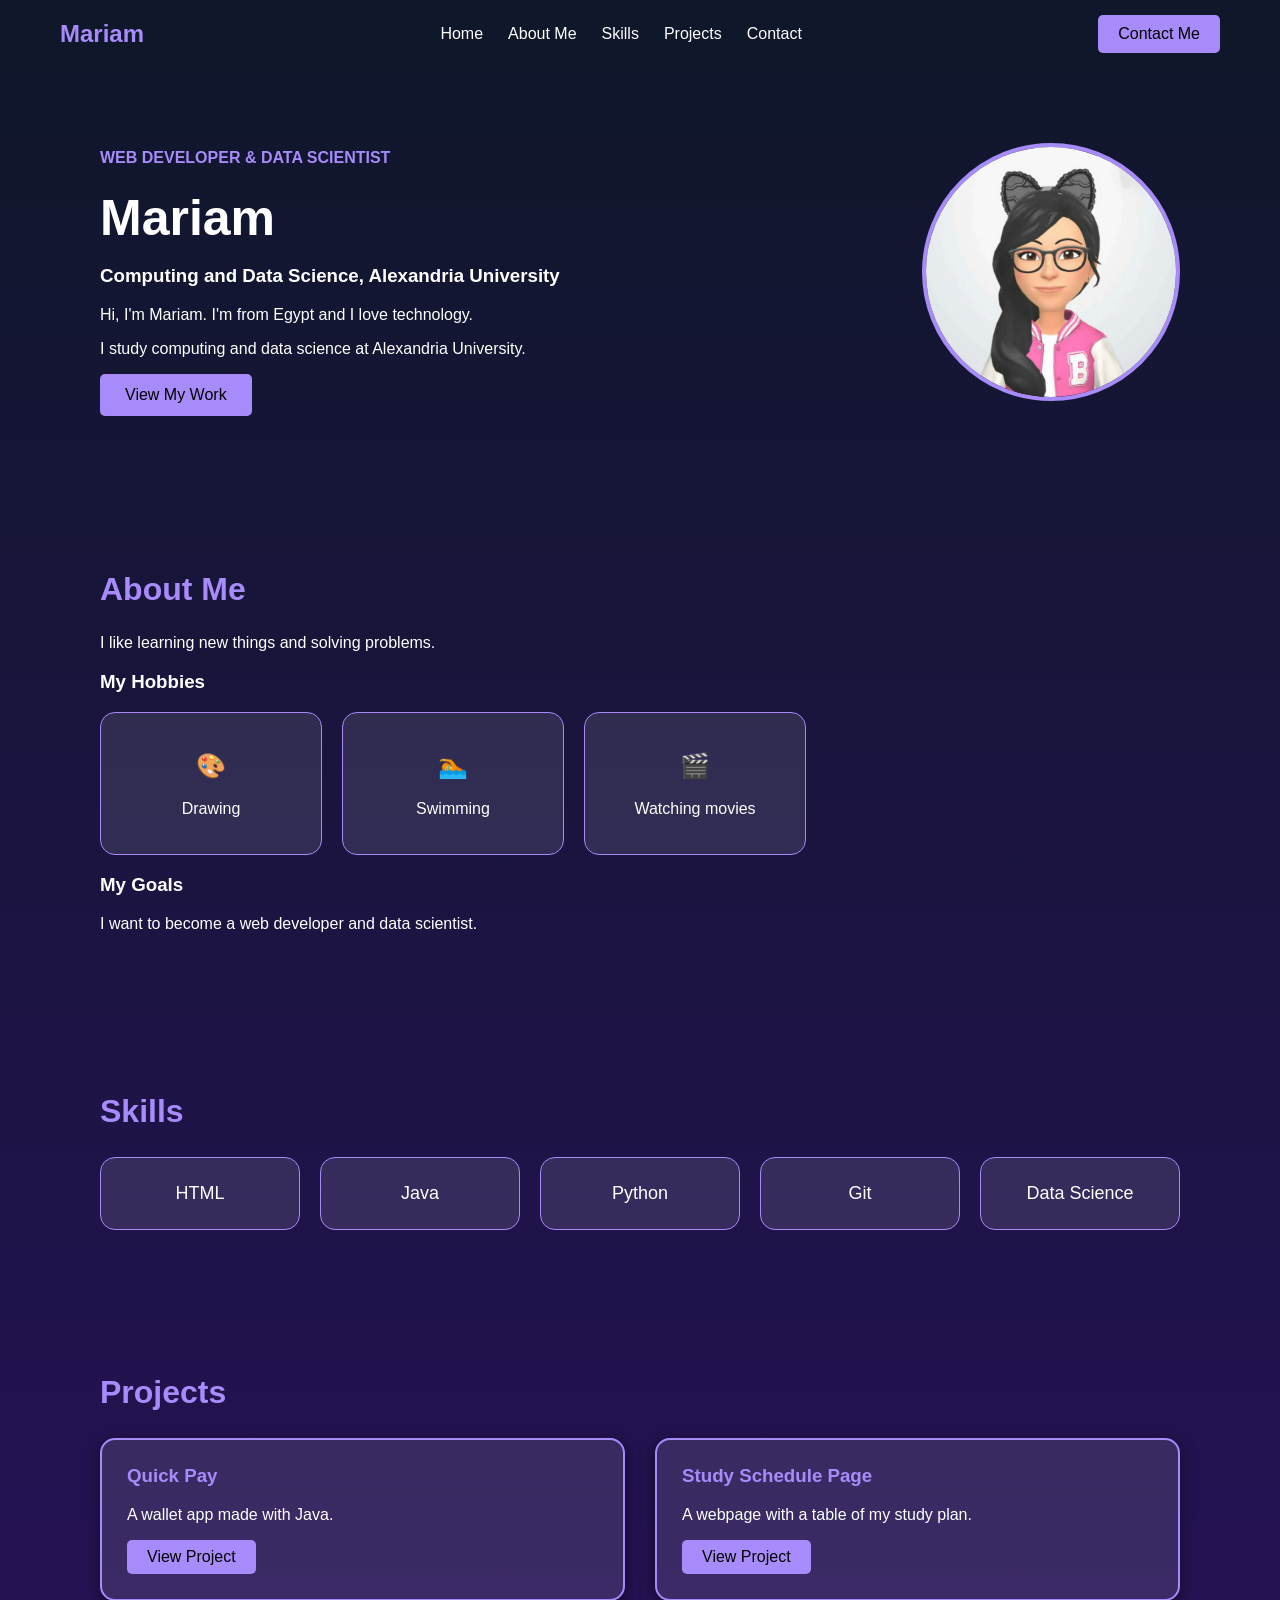
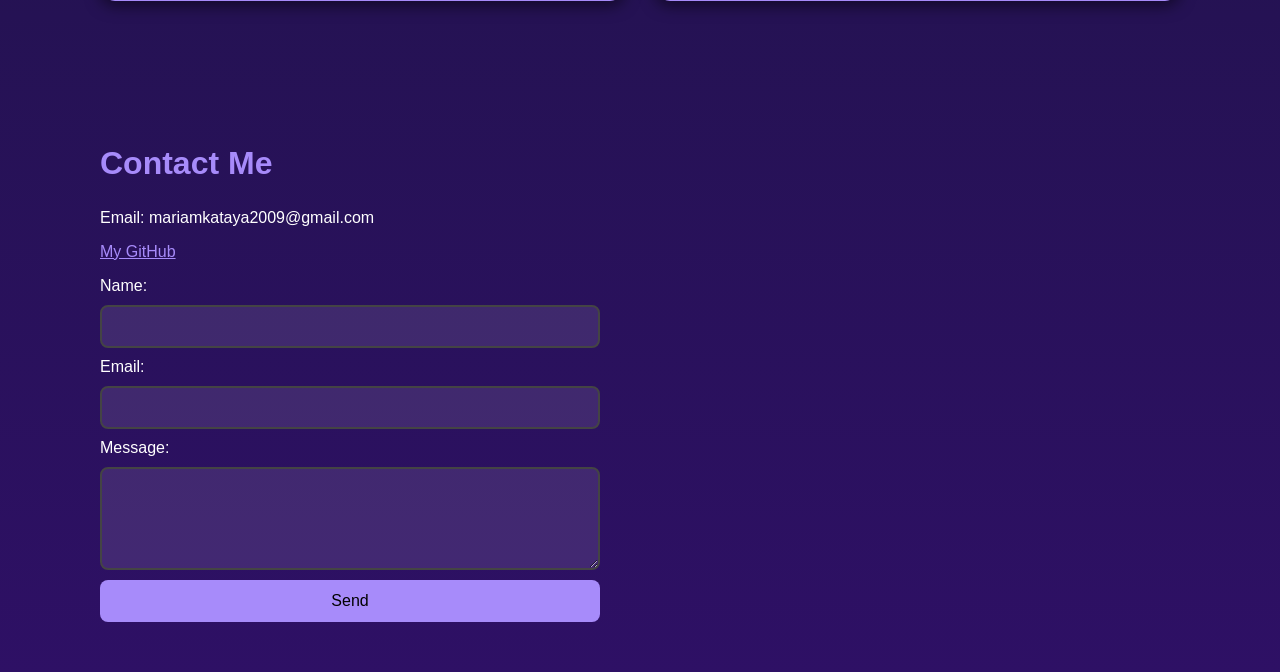
<file: index.html>
<!DOCTYPE html>
<html>
    <head>
        <meta charset="UTF-8">
        <meta name="viewport" content="width=device-width, initial-scale=1.0">
        <title>Mariam Portfolio</title>
        <link rel="stylesheet" href="style.css">
    </head>
    <body>
        <header class="navbar">
            <h2 class="logo">Mariam</h2>
            <nav class="links">
                <a href="#intro">Home</a>
                <a href="#about">About Me</a> 
                <a href="#skills">Skills</a> 
                <a href="#projects">Projects</a> 
                <a href="#contact">Contact</a>
            </nav>
                <a href="#contact" class="contact-btn">Contact Me</a>
        </header>

            <section id="intro" class="hero">
            <div class="hero-text">
                <h4>WEB DEVELOPER & DATA SCIENTIST</h4>
                <h1>Mariam</h1>
                <h3>Computing and Data Science, Alexandria University</h3>
                <p>Hi, I'm Mariam. I'm from Egypt and I love technology.</p>
                <p>I study computing and data science at Alexandria University.</p>
                <a href="#projects" class="btn-main">View My Work</a>
            </div>

                <img src="profile.jpg" alt="profile picture" class="profile-img">
            </section>
            <br>


            <section id="about" class="section">
                    <h2>About Me</h2>
                    <p>I like learning new things and solving problems.</p>

                    <h3>My Hobbies</h3>
                <div class="hobbies">
                <div class="hobby-card">
                    <h1>🎨</h1>
                    <p>Drawing</p>
                </div>
                <div class="hobby-card">
                    <h1>🏊</h1>
                    <p>Swimming</p>
                </div>
                <div class="hobby-card">
                    <h1>🎬</h1>
                    <p>Watching movies</p>
                </div>
                </div>

                    <h3>My Goals</h3>
                    <p>I want to become a web developer and data scientist.</p>
            </section>
            <br>


            <section id="skills" class="section">
                    <h2>Skills</h2>

                <div class="skills-grid">
                <div class="skill-card">HTML</div>
                <div class="skill-card">Java</div>
                <div class="skill-card">Python</div>
                <div class="skill-card">Git</div>
                <div class="skill-card">Data Science</div>
                </div>
            </section>
            <br>


            <section id="projects" class="section">
                    <h2>Projects</h2>

                <div class="projects-grid">
                <div class="project-card">
                    <h3>Quick Pay</h3>
                    <p>A wallet app made with Java.</p>
                    <a href="https://github.com/" class="project-link">View Project</a>
                </div>

                <div class="project-card">
                    <h3>Study Schedule Page</h3>
                    <p>A webpage with a table of my study plan.</p>
                    <a href="https://github.com/" class="project-link">View Project</a>
                </div>
                </div>
            </section>
            <br>


            <section id="contact" class="section">
                <h2>Contact Me</h2>
                <p>Email: mariamkataya2009@gmail.com</p>
                <p><a href="https://github.com/MKataya09" class="github-link">My GitHub</a></p>

                <form class="contact-form">
                    <label>Name:</label>
                    <input type="text" required>

                    <label>Email:</label>
                    <input type="email" required>

                    <label>Message:</label>
                    <textarea rows="5" required></textarea>

                    <button type="submit">Send</button>
                </form>
            </section>

    </body>
</html>
</file>
<file: style.css>
body {
  margin: 0;
  background: linear-gradient(to bottom, #0f172a, #2e1065);
  color: white;
  font-family: Arial;
}

.navbar {
  display: flex;
  justify-content: space-between;
  align-items: center;
  padding: 15px 60px;
  position: sticky;
  top: 0;
  background-color: #0f172a;
  z-index: 10;
}

.logo {
  margin: 0;
  color: #a78bfa;
}

.links {
  display: flex;
  gap: 25px;
}

.links a {
  color: white;
  text-decoration: none;
}

.links a:hover {
  color: #a78bfa;
}

.contact-btn {
  background-color: #a78bfa;
  color: black;
  padding: 10px 20px;
  border-radius: 5px;
  text-decoration: none;
}

.contact-btn:hover {
  background-color: white;
}
.hero {
  display: flex;
  justify-content: space-between;
  align-items: center;
  padding: 60px 100px;
}

.hero-text {
  width: 50%;
}

.hero-text h4 {
  color: #a78bfa;
}

.hero-text h1 {
  font-size: 50px;
  margin: 10px 0;
}

.btn-main {
  display: inline-block;
  background-color: #a78bfa;
  color: black;
  padding: 12px 25px;
  border-radius: 5px;
  text-decoration: none;
}

.btn-main:hover {
  background-color: white;
}

.profile-img {
  width: 250px;
  height: 250px;
  border-radius: 50%;
  border: 4px solid #a78bfa;
  object-fit: cover;
}
.section {
  padding: 50px 100px;
}

.section h2 {
  color: #a78bfa;
  font-size: 32px;
}

.hobbies {
  display: flex;
  gap: 20px;
}

.hobby-card {
  width: 180px;
  background-color: rgba(255, 255, 255, 0.1);
  border: 1px solid #a78bfa;
  border-radius: 15px;
  padding: 20px;
  text-align: center;
}

.hobby-card:hover {
  background-color: #a78bfa;
  color: black;
}
.skills-grid {
  display: grid;
  grid-template-columns: repeat(5, 1fr);
  gap: 20px;
}

.skill-card {
  background-color: rgba(255, 255, 255, 0.1);
  border: 1px solid #a78bfa;
  border-radius: 15px;
  padding: 25px 10px;
  text-align: center;
  font-size: 18px;
}

.skill-card:hover {
  background-color: #a78bfa;
  color: black;
}
.projects-grid {
  display: grid;
  grid-template-columns: repeat(2, 1fr);
  gap: 30px;
}

.project-card {
  background-color: rgba(255, 255, 255, 0.1);
  border: 2px solid #a78bfa;
  border-radius: 15px;
  padding: 25px;
  box-shadow: 0 5px 15px rgba(0, 0, 0, 0.5);
  transition: transform 0.3s;
}

.project-card:hover {
  transform: scale(1.05);
  box-shadow: 0 10px 25px rgba(167, 139, 250, 0.6);
}

.project-card h3 {
  color: #a78bfa;
  margin-top: 0;
}

.project-link {
  display: inline-block;
  background-color: #a78bfa;
  color: black;
  padding: 8px 20px;
  border-radius: 5px;
  text-decoration: none;
}

.project-link:hover {
  background-color: white;
}
.github-link {
  color: #a78bfa;
}

.contact-form {
  display: flex;
  flex-direction: column;
  gap: 10px;
  max-width: 500px;
}

.contact-form input,
.contact-form textarea {
  padding: 12px;
  border: 2px solid #444444;
  border-radius: 8px;
  background-color: rgba(255, 255, 255, 0.1);
  color: white;
  font-family: Arial;
}

.contact-form input:focus,
.contact-form textarea:focus {
  outline: none;
  border-color: #a78bfa;
  box-shadow: 0 0 10px #a78bfa;
}

.contact-form button {
  background-color: #a78bfa;
  color: black;
  padding: 12px;
  border: none;
  border-radius: 8px;
  font-size: 16px;
}

.contact-form button:hover {
  background-color: white;
}

@media (max-width: 768px) {
  .navbar {
    flex-direction: column;
    gap: 10px;
    padding: 15px 20px;
  }

  .links {
    gap: 12px;
    font-size: 14px;
  }

  .contact-btn {
    display: none;
  }
    .hero {
    flex-direction: column;
    padding: 30px 20px;
    text-align: center;
  }

  .hero-text {
    width: 100%;
  }

  .hero-text h1 {
    font-size: 36px;
  }

  .profile-img {
    margin-top: 30px;
  }
    .section {
    padding: 30px 20px;
  }

  .hobbies {
    flex-direction: column;
    align-items: center;
  }
  .skills-grid {
    grid-template-columns: repeat(2, 1fr);
  }
  .projects-grid {
    grid-template-columns: 1fr;
  }
}
</file>
